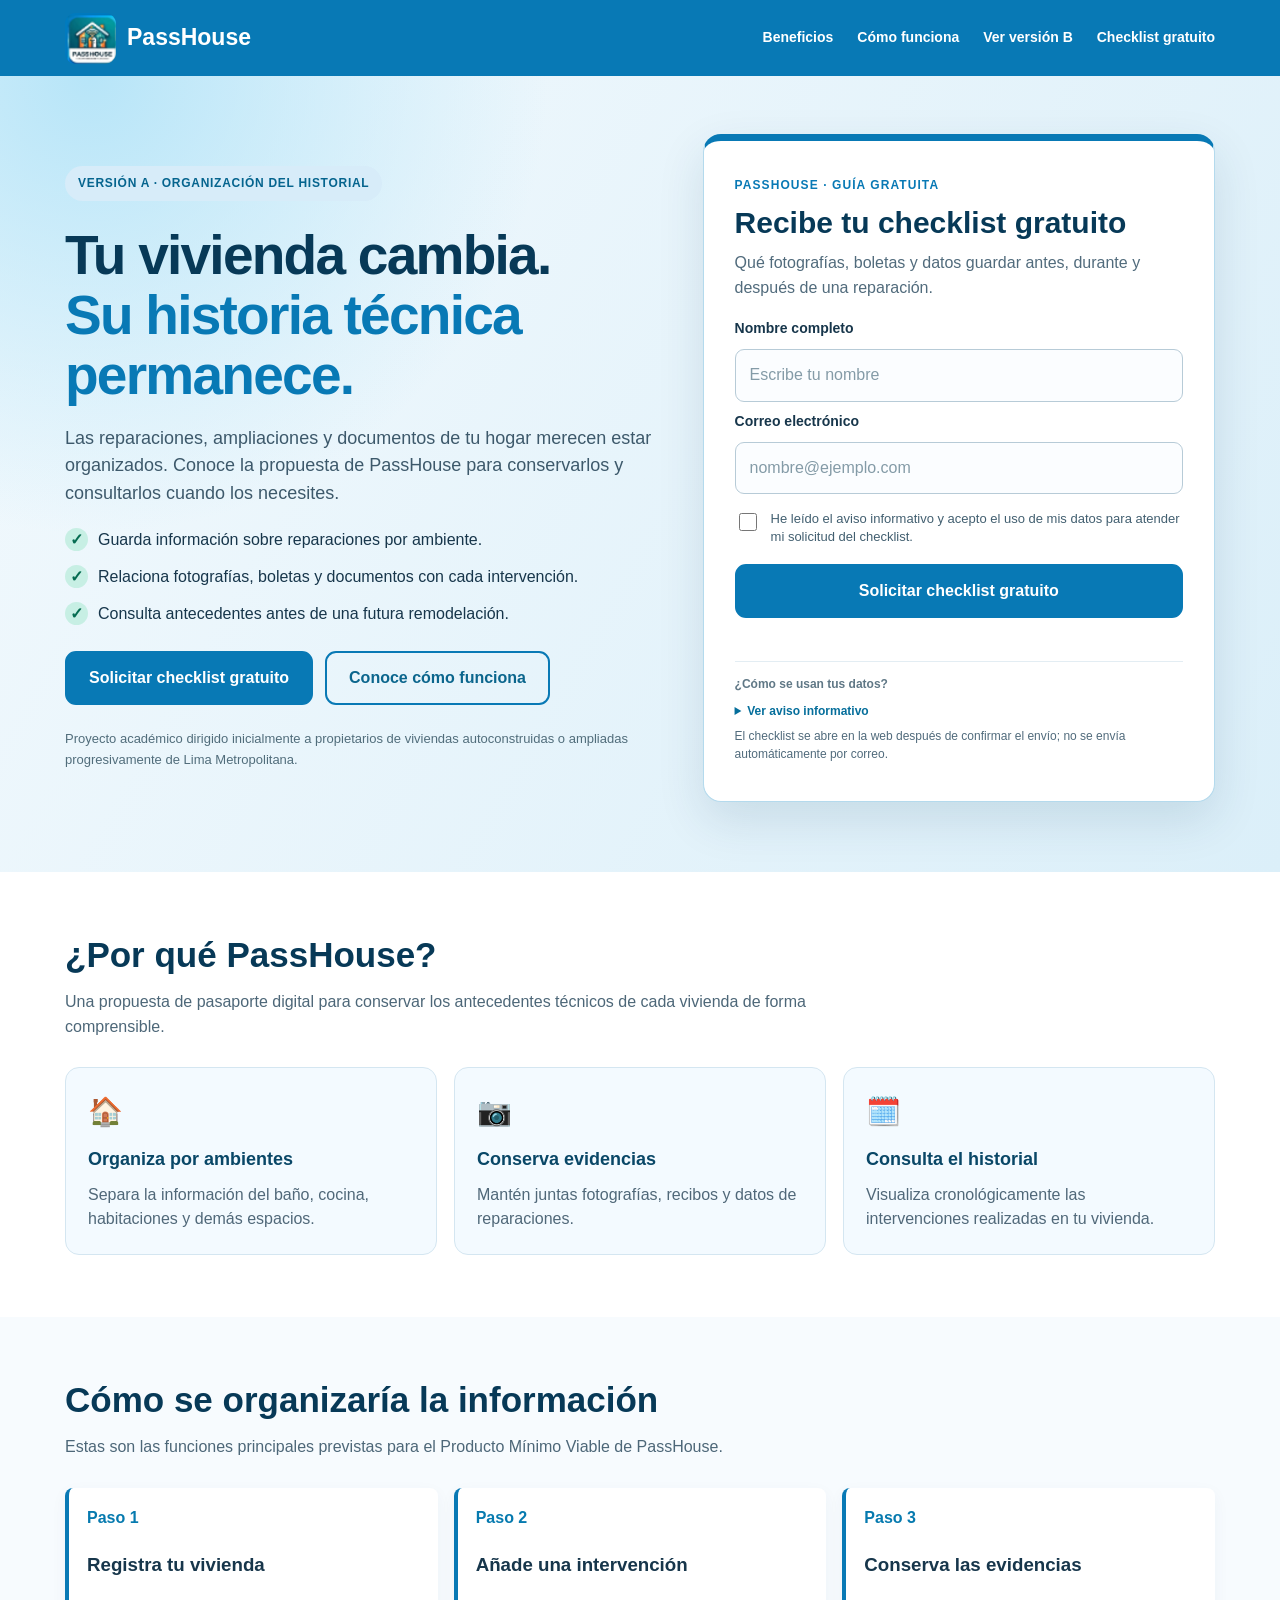
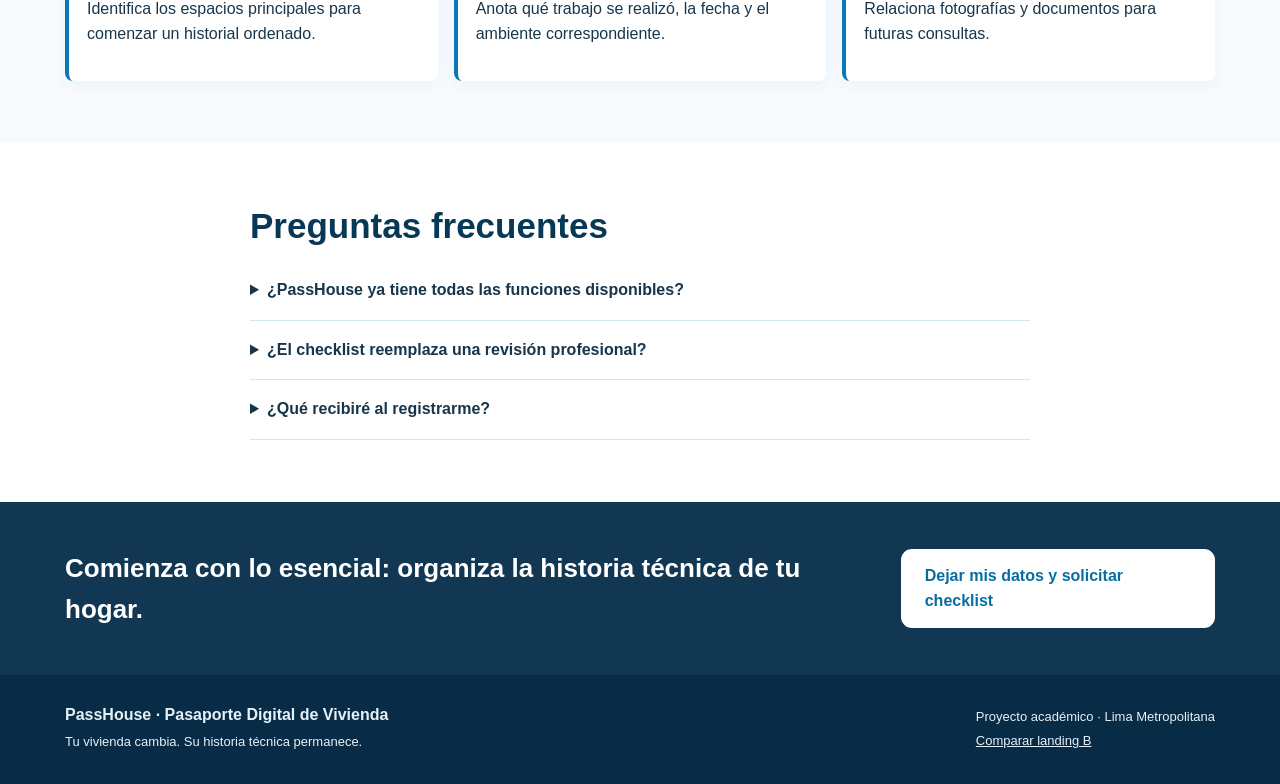
<file: index.html>
<!doctype html>
<html lang="es">
<head>
  <meta charset="UTF-8">
  <meta name="viewport" content="width=device-width,initial-scale=1">
  <meta name="description" content="Las reparaciones, ampliaciones y documentos de tu hogar merecen estar organizados. Conoce la propuesta de PassHouse para conservarlos y consultarlos cuando los necesites.">
  <title>Organiza el historial de tu vivienda | PassHouse</title>
  <link rel="stylesheet" href="styles.css">
  <script src="app.js" defer></script>
</head>
<body class="variant-a">
<a class="skip" href="#contenido">Ir al contenido</a>
<header class="site-header"><nav class="container nav" aria-label="Navegación principal">
  <a class="brand" href="./"><img src="logo-passhouse.png" width="51" height="51" alt="Logo PassHouse"><span>PassHouse</span></a>
  <div class="nav-links"><a href="#beneficios">Beneficios</a><a href="#como-funciona">Cómo funciona</a><a href="https://jhonwaaaa.github.io/passhousetf-b/">Ver versión B</a><a class="nav-cta" href="#captacion">Checklist gratuito</a></div>
</nav></header>
<main id="contenido">
  <section class="hero" aria-labelledby="hero-title"><div class="container hero-grid">
    <div class="hero-copy">
      <span class="eyebrow">Versión A · Organización del historial</span>
      <h1 id="hero-title">Tu vivienda cambia.<br><em>Su historia técnica permanece.</em></h1>
      <p class="lead">Las reparaciones, ampliaciones y documentos de tu hogar merecen estar organizados. Conoce la propuesta de PassHouse para conservarlos y consultarlos cuando los necesites.</p>
      <ul class="benefits"><li>Guarda información sobre reparaciones por ambiente.</li>
<li>Relaciona fotografías, boletas y documentos con cada intervención.</li>
<li>Consulta antecedentes antes de una futura remodelación.</li></ul>
      <div class="hero-actions"><a class="button" href="#captacion">Solicitar checklist gratuito</a><a class="button button-outline" href="#como-funciona">Conoce cómo funciona</a></div>
      <p class="proof-note">Proyecto académico dirigido inicialmente a propietarios de viviendas autoconstruidas o ampliadas progresivamente de Lima Metropolitana.</p>
    </div>
    <aside class="form-card" id="captacion" aria-label="Formulario de captación de interesados">
      <span class="form-tag">PASSHOUSE · GUÍA GRATUITA</span>
      <h2>Recibe tu checklist gratuito</h2>
      <p>Qué fotografías, boletas y datos guardar antes, durante y después de una reparación.</p>
      <form class="lead-form" id="passhouse-lead-form" data-version="A">
        <label for="nombre">Nombre completo</label>
        <input type="text" id="nombre" name="nombre" required maxlength="80" autocomplete="name" placeholder="Escribe tu nombre">
        <label for="email">Correo electrónico</label>
        <input type="email" id="email" name="email" required maxlength="160" autocomplete="email" placeholder="nombre@ejemplo.com">
        <label class="consent"><input type="checkbox" name="consentimiento" required><span>He leído el aviso informativo y acepto el uso de mis datos para atender mi solicitud del checklist.</span></label>
        <button type="submit" class="button">Solicitar checklist gratuito</button>
        <p id="form-status" class="status" role="status" aria-live="polite"></p>
        <a id="download-link" class="download-link" href="checklist-passhouse.html" target="_blank" rel="noopener noreferrer">Abrir el checklist gratuito ↗</a>
      </form>
      <div class="privacy"><strong>¿Cómo se usan tus datos?</strong>
        <details><summary>Ver aviso informativo</summary>
          <p>Responsable: equipo del proyecto académico PassHouse. Finalidad: gestionar la solicitud del checklist. Datos solicitados: nombre y correo electrónico. El procesamiento del formulario dependerá del servicio receptor configurado. Contacto: <span id="contact-email">Por configurar</span>. No se solicita información de la vivienda.</p>
        </details>
        <p>El checklist se abre en la web después de confirmar el envío; no se envía automáticamente por correo.</p>
      </div>
    </aside>
  </div></section>
  <section class="section section-white" id="beneficios"><div class="container">
    <h2>¿Por qué PassHouse?</h2>
    <p class="section-lead">Una propuesta de pasaporte digital para conservar los antecedentes técnicos de cada vivienda de forma comprensible.</p>
    <div class="cards"><article class="card"><div class="icon" aria-hidden="true">🏠</div><h3>Organiza por ambientes</h3><p>Separa la información del baño, cocina, habitaciones y demás espacios.</p></article>
<article class="card"><div class="icon" aria-hidden="true">📷</div><h3>Conserva evidencias</h3><p>Mantén juntas fotografías, recibos y datos de reparaciones.</p></article>
<article class="card"><div class="icon" aria-hidden="true">🗓️</div><h3>Consulta el historial</h3><p>Visualiza cronológicamente las intervenciones realizadas en tu vivienda.</p></article></div>
  </div></section>
  <section class="section" id="como-funciona"><div class="container">
    <h2>Cómo se organizaría la información</h2>
    <p class="section-lead">Estas son las funciones principales previstas para el Producto Mínimo Viable de PassHouse.</p>
    <div class="steps"><div class="step"><b>Paso 1</b><h3>Registra tu vivienda</h3><p>Identifica los espacios principales para comenzar un historial ordenado.</p></div>
<div class="step"><b>Paso 2</b><h3>Añade una intervención</h3><p>Anota qué trabajo se realizó, la fecha y el ambiente correspondiente.</p></div>
<div class="step"><b>Paso 3</b><h3>Conserva las evidencias</h3><p>Relaciona fotografías y documentos para futuras consultas.</p></div></div>
  </div></section>
  <section class="section section-white"><div class="container faq">
    <h2>Preguntas frecuentes</h2><details><summary>¿PassHouse ya tiene todas las funciones disponibles?</summary><p>No. Se presenta como un proyecto en validación. El PMV propuesto incluye registro de viviendas, ambientes, fotografías, documentos e historial cronológico básico.</p></details>
<details><summary>¿El checklist reemplaza una revisión profesional?</summary><p>No. Es una guía para conservar antecedentes. Antes de intervenir tuberías, instalaciones eléctricas o estructuras, se recomienda una evaluación técnica cuando corresponda.</p></details>
<details><summary>¿Qué recibiré al registrarme?</summary><p>Un checklist educativo que se abre en esta misma web una vez que el envío de datos se haya confirmado. No se remite automáticamente por correo.</p></details>
  </div></section>
  <section class="cta-band"><div class="container"><h2>Comienza con lo esencial: organiza la historia técnica de tu hogar.</h2><a class="button" href="#captacion">Dejar mis datos y solicitar checklist</a></div></section>
</main>
<footer class="footer"><div class="container footer-grid"><div><strong>PassHouse · Pasaporte Digital de Vivienda</strong><p>Tu vivienda cambia. Su historia técnica permanece.</p></div><div><p>Proyecto académico · Lima Metropolitana</p><p><a href="https://jhonwaaaa.github.io/passhousetf-b/">Comparar landing B</a></p></div></div></footer>
</body></html>
</file>
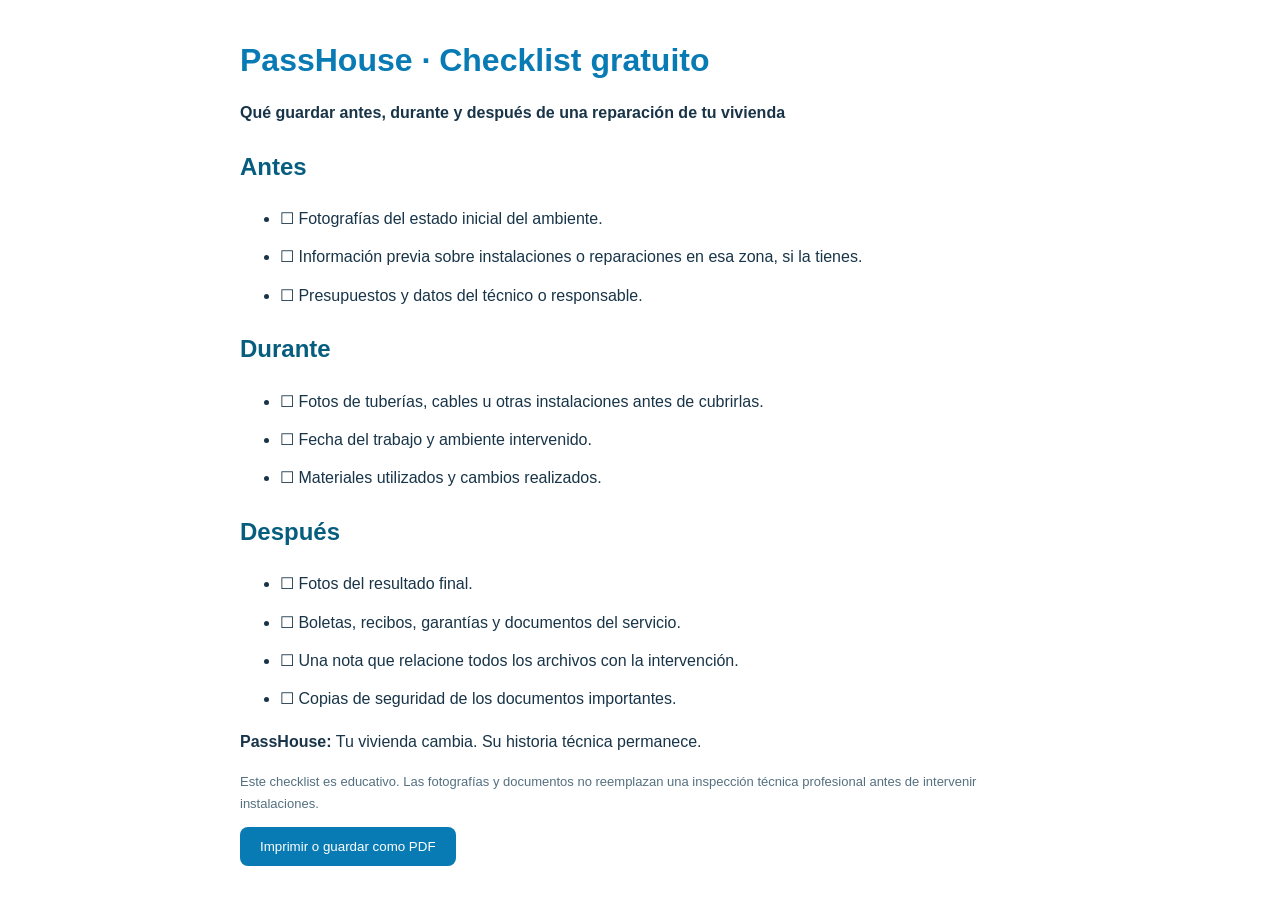
<file: checklist-passhouse.html>
<!doctype html>
<html lang="es"><head><meta charset="utf-8"><meta name="viewport" content="width=device-width,initial-scale=1">
<title>Checklist gratuito | PassHouse</title>
<style>body{font-family:Arial,sans-serif;max-width:800px;margin:42px auto;padding:0 24px;color:#183448;line-height:1.65}h1{color:#087bb4;line-height:1.15}h2{color:#075d7e}li{margin:12px 0}.small{font-size:13px;color:#547080}button{border:0;border-radius:8px;padding:12px 20px;background:#087bb4;color:white;cursor:pointer}@media print{button{display:none}body{margin:12px auto}}</style>
</head><body><h1>PassHouse · Checklist gratuito</h1><p><strong>Qué guardar antes, durante y después de una reparación de tu vivienda</strong></p>
<h2>Antes</h2><ul><li>☐ Fotografías del estado inicial del ambiente.</li><li>☐ Información previa sobre instalaciones o reparaciones en esa zona, si la tienes.</li><li>☐ Presupuestos y datos del técnico o responsable.</li></ul>
<h2>Durante</h2><ul><li>☐ Fotos de tuberías, cables u otras instalaciones antes de cubrirlas.</li><li>☐ Fecha del trabajo y ambiente intervenido.</li><li>☐ Materiales utilizados y cambios realizados.</li></ul>
<h2>Después</h2><ul><li>☐ Fotos del resultado final.</li><li>☐ Boletas, recibos, garantías y documentos del servicio.</li><li>☐ Una nota que relacione todos los archivos con la intervención.</li><li>☐ Copias de seguridad de los documentos importantes.</li></ul>
<p><strong>PassHouse:</strong> Tu vivienda cambia. Su historia técnica permanece.</p><p class="small">Este checklist es educativo. Las fotografías y documentos no reemplazan una inspección técnica profesional antes de intervenir instalaciones.</p>
<button onclick="window.print()">Imprimir o guardar como PDF</button></body></html>
</file>
<file: styles.css>
/* PASSHOUSE - Misma identidad y formulario visible en ambas landing pages */
:root{--blue:#0879b5;--deep:#123753;--ink:#17364b;--muted:#4d6778;--sky:#eaf6fd;--border:#d4e7f3;--good:#107859;--paper:#fff;--shadow:0 18px 48px rgba(7,55,87,.12)}
*{box-sizing:border-box}html{scroll-behavior:smooth;scroll-padding-top:88px}body{margin:0;font:16px/1.55 Arial,Helvetica,sans-serif;color:var(--ink);background:#f7fbfe}a{color:inherit;text-decoration:none}button,input{font:inherit}button{cursor:pointer}a:focus-visible,button:focus-visible,input:focus-visible{outline:3px solid #f4a736;outline-offset:3px}.container{width:min(1150px,calc(100% - 40px));margin-inline:auto}.skip{position:absolute;left:-9999px}.skip:focus{left:15px;top:15px;padding:8px;background:#fff;z-index:100}
.site-header{background:var(--blue);color:white;box-shadow:0 3px 14px rgba(6,58,105,.13)}.nav{display:flex;align-items:center;justify-content:space-between;gap:16px;min-height:76px}.brand{display:flex;align-items:center;gap:11px;font-size:23px;font-weight:700}.brand img{height:51px;width:51px;object-fit:cover;border-radius:11px}.nav-links{display:flex;gap:24px;align-items:center;font-weight:600;font-size:14px}.nav-links a:hover{text-decoration:underline;text-underline-offset:5px}
.hero{padding:58px 0 70px;background:radial-gradient(circle at 7% 0%,#b7e5f8 0,transparent 32%),linear-gradient(120deg,#f2f9fd 0%,#dbeff9 100%)}.hero-grid{display:grid;grid-template-columns:minmax(0,1.07fr) minmax(330px,.93fr);align-items:center;gap:48px}.eyebrow{display:inline-flex;align-items:center;gap:8px;background:#d7ecf9;color:#05648e;font-weight:800;font-size:12px;border-radius:999px;padding:8px 13px;letter-spacing:.06em;text-transform:uppercase}.hero h1{font-size:clamp(35px,4.3vw,58px);line-height:1.09;letter-spacing:-.032em;color:#073957;margin:24px 0 20px}.hero h1 em{font-style:normal;color:var(--blue)}.lead{font-size:18px;color:#3d596b;max-width:600px}.hero-actions{display:flex;flex-wrap:wrap;gap:12px;margin:24px 0}.button{display:inline-flex;align-items:center;justify-content:center;padding:13px 22px;background:var(--blue);color:#fff;border-radius:11px;font-weight:800;border:2px solid var(--blue);min-height:51px}.button:hover{background:#066a9c}.button-outline{background:transparent;color:#0b668d}.button-outline:hover{color:#fff}.benefits{list-style:none;padding:0;display:grid;gap:12px;margin:20px 0}.benefits li{display:flex;gap:10px;align-items:start}.benefits li::before{content:'✓';display:grid;place-items:center;flex:0 0 23px;width:23px;height:23px;border-radius:50%;background:#c7efe4;color:#056c51;font-weight:800}.proof-note{font-size:13px;color:#516d7b;margin:22px 0 0}
.form-card{background:white;box-shadow:var(--shadow);border:1px solid #b4daed;border-top:7px solid var(--blue);border-radius:18px;padding:31px;position:relative}.form-card h2{font-size:clamp(24px,2.4vw,30px);line-height:1.17;margin:8px 0 11px;color:#073957}.form-card p{margin:0 0 18px;color:#516b7c}.form-tag{font-size:12px;letter-spacing:.09em;text-transform:uppercase;color:#0879b5;font-weight:800}.lead-form{display:grid;gap:9px}.lead-form label:not(.consent){font-weight:700;font-size:14px}.lead-form input[type=text],.lead-form input[type=email]{border:1px solid #b7cbd7;background:#fbfdff;border-radius:9px;padding:13px 14px;width:100%;min-height:47px;color:#163e55}.lead-form input::placeholder{color:#849ba7}.consent{display:flex;gap:11px;align-items:flex-start;margin:7px 0 3px;font-size:13px;line-height:1.35;color:#425f70;cursor:pointer}.consent input{width:18px;height:18px;accent-color:var(--blue);flex-shrink:0}.lead-form button{width:100%;margin-top:6px}.status{font-size:14px;margin:8px 0 0;min-height:0;color:#1d536f}.status.error{color:#a72727}.status.ok{color:#0a6e52}.privacy{font-size:12px;color:#607886;border-top:1px solid #e3edf3;margin-top:16px;padding-top:13px}.privacy details{margin-top:8px}.privacy summary{cursor:pointer;color:#056e9b;font-weight:700}.privacy p{font-size:12px;margin:6px 0}.download-link{display:none;margin-top:12px;color:#0876a9;text-decoration:underline;font-weight:700}.download-link.visible{display:inline-block}
.section{padding:62px 0}.section-white{background:#fff}.section h2{font-size:clamp(26px,3vw,35px);color:#073957;line-height:1.2;margin:0 0 14px}.section-lead{color:var(--muted);margin:0 0 28px;max-width:770px}.cards{display:grid;grid-template-columns:repeat(3,1fr);gap:17px}.card{background:#f3faff;border:1px solid #d4e6f1;padding:22px;border-radius:14px}.card .icon{font-size:28px;margin-bottom:12px}.card h3{font-size:18px;margin:0 0 9px;color:#094767}.card p{color:#506879;margin:0}.steps{display:grid;grid-template-columns:repeat(3,1fr);gap:16px}.step{border-left:4px solid var(--blue);background:#fff;padding:18px;border-radius:8px;box-shadow:0 5px 16px #0849650c}.step b{color:#067aaf}.faq{max-width:780px}.faq details{padding:17px 0;border-bottom:1px solid #d5e5ef}.faq summary{cursor:pointer;font-weight:700}.faq p{color:var(--muted);margin:10px 0 0}.cta-band{background:var(--deep);color:#fff;padding:46px 0}.cta-band .container{display:flex;align-items:center;justify-content:space-between;gap:30px}.cta-band h2{color:white;margin:0;font-size:26px}.cta-band .button{background:#fff;color:#086ea0;border-color:#fff}.footer{padding:28px 0;background:#082c45;color:#e5f1f8}.footer-grid{display:flex;justify-content:space-between;gap:25px;align-items:center}.footer p{margin:4px 0;font-size:13px}.footer a{text-decoration:underline}.variant-b{--blue:#0578ae}.variant-b .hero{background:radial-gradient(circle at 0% 0%,#ffe3b9 0,transparent 36%),linear-gradient(122deg,#fffaf0 0%,#eaf5ff 100%)}.variant-b .eyebrow{background:#ffebd0;color:#986015}.variant-b .hero h1 em{color:#d17b17}.variant-b .form-card{border-top-color:#d58929}
@media(max-width:900px){.hero-grid{grid-template-columns:1fr;gap:26px}.hero{padding:34px 0 48px}.form-card{max-width:600px;width:100%}.nav-links{gap:13px}.cards,.steps{grid-template-columns:1fr}.cta-band .container{flex-direction:column;align-items:start}}@media(max-width:540px){.container{width:calc(100% - 28px)}.hero-grid{display:flex;flex-direction:column}.form-card{order:-1}.hero-copy{order:2}.nav{min-height:66px}.brand{font-size:20px}.brand img{width:42px;height:42px}.nav-links a:not(.nav-cta){display:none}.nav-links .nav-cta{font-size:12px}.hero h1{font-size:32px;margin:14px 0 12px}.lead{font-size:15px;line-height:1.45;margin:0 0 10px}.hero-copy .benefits,.hero-copy .proof-note,.hero-actions .button-outline{display:none}.hero-actions{margin:14px 0 0}.form-card{padding:23px}.section{padding:44px 0}.cta-band h2{font-size:23px}}

/* VERSION B — diseño oscuro de prevención, no sólo un cambio de copy de A. */
.variant-b{background:#fffaf2;--deep:#0d2d42;--blue:#0f6c95;--shadow:0 28px 55px rgba(0,0,0,.17)}
.variant-b .site-header{background:#092f46;border-bottom:2px solid #e49a2b}
.variant-b .nav-cta{background:#f4a52a!important;color:#142e41!important;border-radius:8px;padding:10px 16px}
.variant-b .hero.hero-risk{background:radial-gradient(circle at 9% 14%,rgba(245,166,54,.14),transparent 31%),linear-gradient(115deg,#0b3349,#103d54 58%,#0b273b);padding:62px 0 68px;position:relative;overflow:hidden}
.variant-b .hero.hero-risk::before{content:"";position:absolute;right:-80px;top:-130px;height:540px;width:540px;border:1px solid rgba(246,169,45,.12);border-radius:50%;box-shadow:0 0 0 65px rgba(246,169,45,.026),0 0 0 125px rgba(246,169,45,.018);pointer-events:none}
.variant-b .hero-grid{grid-template-columns:minmax(0,1.08fr) minmax(340px,.92fr);gap:64px;position:relative;z-index:1}
.variant-b .hero-copy{padding:4px 0}
.variant-b .eyebrow{background:rgba(248,168,49,.18);color:#ffd58b;border:1px solid rgba(248,168,49,.38);letter-spacing:.055em}
.variant-b .hero h1{color:#fff;font-size:clamp(35px,4.05vw,55px);line-height:1.07;margin:26px 0 18px}
.variant-b .hero h1 em{color:#ffb33c;font-size:.9em}
.variant-b .lead{color:#e2eef4;font-size:17px;max-width:615px}
.variant-b .risk-strip{display:grid;grid-template-columns:1fr 18px 1fr 18px 1fr;align-items:center;gap:7px;background:rgba(255,255,255,.055);border:1px solid rgba(255,255,255,.17);border-radius:14px;padding:17px 14px;margin:25px 0 22px;max-width:615px}
.variant-b .risk-strip div:not(.risk-arrow){display:flex;flex-direction:column;gap:4px;align-items:flex-start}
.variant-b .risk-strip strong{font-size:12px;letter-spacing:.08em;color:#ffbc53}
.variant-b .risk-strip span{font-size:12px;line-height:1.35;color:#f1f5f6}
.variant-b .risk-arrow{text-align:center;color:#ffbe66;font-size:19px;font-weight:700}
.variant-b .hero-actions{margin:24px 0 12px}
.variant-b .button{background:#efa32c;border-color:#efa32c;color:#16334a;border-radius:8px}
.variant-b .button:hover{background:#ffd086;border-color:#ffd086;color:#0c3147}
.variant-b .button-outline{background:transparent;border-color:#8aafbd;color:#f1f5f8}
.variant-b .button-outline:hover{background:#fff;color:#123c55}
.variant-b .proof-note{color:#9fc1d0}
.variant-b .form-card{background:#fff8e9;border:1px solid #f3ce9a;border-top:9px solid #f7a928;border-radius:10px;box-shadow:0 24px 42px rgba(0,0,0,.20);padding:31px 33px}
.variant-b .form-card h2{color:#10364b;font-size:clamp(23px,2.25vw,28px)}
.variant-b .form-tag{color:#ab6210}
.variant-b .form-card>p{color:#465d67}
.variant-b .lead-form label:not(.consent){color:#12384c}
.variant-b .lead-form input[type=text],.variant-b .lead-form input[type=email]{background:white;border-color:#e0c6aa}
.variant-b .lead-form button{font-size:16px;background:#d9820f;border-color:#d9820f;color:white}
.variant-b .lead-form button:hover{background:#b96b0b;color:white}
.variant-b .privacy{border-top-color:#ebd7b9}
.variant-b .privacy summary{color:#9a5c0e}
.variant-b .risk-section{background:#fff7e8;padding-top:70px}
.variant-b .risk-section-intro{max-width:730px}
.variant-b .risk-section .eyebrow,.variant-b .section-white .eyebrow{background:#fff0d7;color:#925608;border-color:#e8c593}
.variant-b .risk-section h2{max-width:690px;font-size:clamp(28px,3.2vw,42px);margin-top:15px}
.variant-b .risk-cards{gap:20px}
.variant-b .risk-cards .card{background:white;border-color:#ead5b2;border-radius:10px;border-left:5px solid #e6a338;box-shadow:0 8px 18px rgba(23,48,67,.06)}
.variant-b .risk-cards .card h3{color:#123e59}
.variant-b .risk-steps{margin-top:25px}
.variant-b .risk-steps .step{border-left-color:#e8a238;border-radius:10px;background:#fdf9f0}
.variant-b .risk-steps .step b{color:#a86513}
.variant-b .risk-footnote{font-size:13px;color:#667582;margin-top:22px}
.variant-b .cta-band{background:#123c54}
.variant-b .cta-band .button{background:#f6b142;color:#16344c;border-color:#f6b142}
.variant-b .footer{background:#081f31}
@media(max-width:950px){.variant-b .hero-grid{grid-template-columns:1fr;gap:28px}.variant-b .form-card{width:100%;max-width:650px}}
@media(max-width:540px){.variant-b .hero.hero-risk{padding:22px 0 35px}.variant-b .form-card{order:-1;padding:20px}.variant-b .hero-copy{order:2}.variant-b .hero h1{font-size:33px}.variant-b .risk-strip{gap:5px;padding:12px 9px}.variant-b .risk-strip strong{font-size:10px}.variant-b .risk-strip span{font-size:10px}}
</file>
